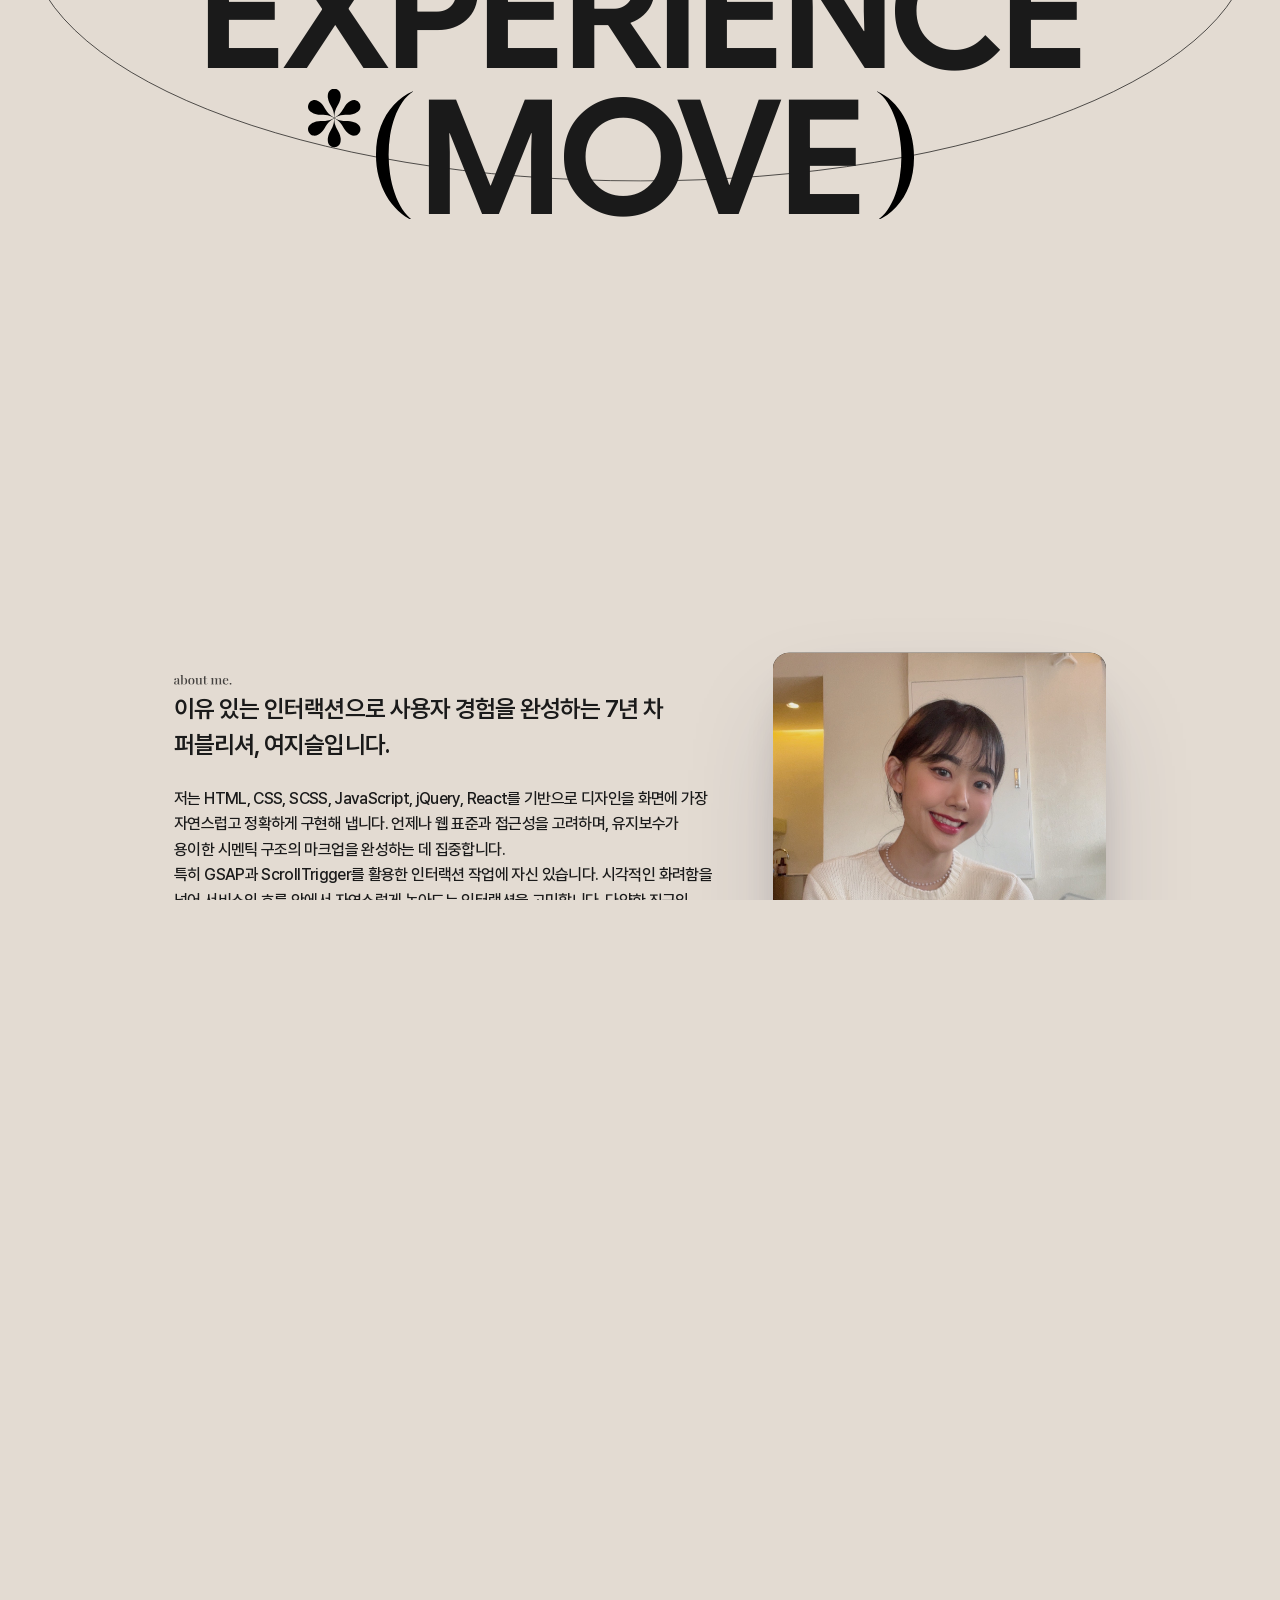
<file: html/index.html>
<!doctype html>
<html lang="ko">
  <head>
    <meta charset="UTF-8" />
    <meta http-equiv="X-UA-Compatible" content="IE=edge" />
    <meta name="viewport" content="width=device-width, initial-scale=1.0" />
    <title>여지슬 portfolio 2026</title>
    <link rel="shortcut icon" href="../common/images/favicon.ico" />
    <link rel="stylesheet" type="text/css" href="../common/css/reset.css" media="all" />
    <link rel="stylesheet" type="text/css" href="../common/css/style.css" media="all" />
    <script src="../common/js/jquery-1.12.4.min.js"></script>
    <script src="../common/js/swiper.min.js"></script>
    <script src="../common/js/common.js"></script>
    <script src="../common/js/gsap3.13.min.js"></script>
    <script src="../common/js/ScrollTrigger3.13.min.js"></script>
    <script src="../common/js/ScrollSmoother.min.js"></script>
  </head>

  <body>
    <div id="smooth-wrapper">
      <main id="smooth-content" class="main">
        <header class="header">
          <p class="year"></p>
          <p class="portfolio"></p>
        </header>

        <section class="intro">
          <div class="ellipse-wrap">
            <svg class="ellipse" viewBox="0 0 1840 735" xmlns="http://www.w3.org/2000/svg">
              <ellipse class="path" cx="920" cy="367.5" rx="920" ry="367.5" />
            </svg>
          </div>
          <div class="txt">
            <div><p>CREATE</p></div>
            <div><p>THE WAY</p></div>
            <div><p>EXPERIENCE</p></div>
            <div>
              <p><span>MOVE</span><span></span></p>
            </div>
          </div>
        </section>

        <section class="about">
          <div class="txt-pack">
            <p class="p1 scroll-motion"><img src="../common/images/main-s-tit-about.svg" alt="" /></p>
            <p class="p2 scroll-motion">이유 있는 인터랙션으로 사용자 경험을 완성하는 7년 차 퍼블리셔, 여지슬입니다.</p>
            <p class="p3 scroll-motion">
              저는 HTML, CSS, SCSS, JavaScript, jQuery, React를 기반으로 디자인을 화면에 가장 자연스럽고 정확하게 구현해 냅니다. 언제나 웹 표준과 접근성을 고려하며, 유지보수가 용이한 시멘틱 구조의
              마크업을 완성하는 데 집중합니다.<br />
              특히 GSAP과 ScrollTrigger를 활용한 인터랙션 작업에 자신 있습니다. 시각적인 화려함을 넘어 서비스의 흐름 안에서 자연스럽게 녹아드는 인터랙션을 고민합니다. 다양한 직군의 동료들과 즐겁게
              소통하고 협업할 때 가장 큰 시너지를 내며, 언제나 맡은 역할 그 이상의 좋은 결과를 만들어가고자 노력합니다.
            </p>
          </div>
          <figure class="img scroll-motion"><img src="../common/images/project/my-img.jpg" alt="" /></figure>
        </section>

        <section class="project pin-area">
          <div class="txt-pack">
            <p class="p1"><img src="../common/images/main-s-tit-project.svg" alt="" /></p>
            <p class="p2">주요 프로젝트를 소개할게요</p>
            <p class="p3">
              다양한 산업군의 브랜드·기업 웹사이트 프로젝트를 진행하며 PL 역할, 일정 관리, 현업 및 타 팀과의 커뮤니케이션까지 함께 경험하였습니다. 사용자 흐름과 정보 구조를 기반으로 반응형 웹,
              인터랙션, 접근성 등 프로젝트 성격에 맞는 화면 구조를 구현하고자 하였습니다.
            </p>
          </div>
          <ul class="list">
            <li>
              <a href="sub-glovis.html" target="_blank">
                <div class="img"><img src="../common/images/project/hero-glovis.png" alt="" /></div>
                <div class="txt">
                  <dl class="tit">
                    <dt>현대글로비스</dt>
                    <dd>‘21. 03 ~ 04</dd>
                  </dl>
                  <div class="desc">
                    <p>PA</p>
                    <p>@현대글로비스</p>
                  </div>
                </div>
              </a>
            </li>
            <li>
              <a href="sub-recruit.ehyundai.html" target="_blank">
                <div class="img"><img src="../common/images/project/hero-ehyundai.png" alt="" /></div>
                <div class="txt">
                  <dl class="tit">
                    <dt>현대백화점그룹 채용</dt>
                    <dd>‘24. 12 ~ 25. 06</dd>
                  </dl>
                  <div class="desc">
                    <p>PL</p>
                    <p>@현대백화점그룹</p>
                  </div>
                </div>
              </a>
            </li>
            <li>
              <a href="sub-hyundai-ce.html" target="_blank">
                <div class="img"><img src="../common/images/project/hero-hyundai-ce.png" alt="" /></div>
                <div class="txt">
                  <dl class="tit">
                    <dt>현대건설기계</dt>
                    <dd>‘23. 11 ~ 24. 05</dd>
                  </dl>
                  <div class="desc">
                    <p>PA</p>
                    <p>@현대건설기계</p>
                  </div>
                </div>
              </a>
            </li>
            <li>
              <a href="sub-hillstate.html" target="_blank">
                <div class="img"><img src="../common/images/project/hero-hillstate.png" alt="" /></div>
                <div class="txt">
                  <dl class="tit">
                    <dt>힐스테이트</dt>
                    <dd>‘21. 07 ~ 12</dd>
                  </dl>
                  <div class="desc">
                    <p>PA</p>
                    <p>@현대건설 / 현대엔지니어링</p>
                  </div>
                </div>
              </a>
            </li>
            <li>
              <a href="sub-hmgdx.html" target="_blank">
                <div class="img"><img src="../common/images/project/hero-hmgdx.png" alt="" /></div>
                <div class="txt">
                  <dl class="tit">
                    <dt>HMG 드라이빙 익스피리언스</dt>
                    <dd>‘24. 03 ~ 12</dd>
                  </dl>
                  <div class="desc">
                    <p>PA</p>
                    <p>@현대자동차 HMG 드라이빙 익스피리언스</p>
                  </div>
                </div>
              </a>
            </li>
            <li>
              <a href="sub-yungjin.html" target="_blank">
                <div class="img"><img src="../common/images/project/hero-yungjin.png" alt="" /></div>
                <div class="txt">
                  <dl class="tit">
                    <dt>영진약품</dt>
                    <dd>‘25. 12 ~ 26. 06</dd>
                  </dl>
                  <div class="desc">
                    <p>PL</p>
                    <p>@영진약품</p>
                  </div>
                </div>
              </a>
            </li>
            <li>
              <a href="sub-foundation.miraeasset.html" target="_blank">
                <div class="img"><img src="../common/images/project/hero-miraeasset.png" alt="" /></div>
                <div class="txt">
                  <dl class="tit">
                    <dt>미래에셋 박현주재단</dt>
                    <dd>‘22. 01 ~ 06</dd>
                  </dl>
                  <div class="desc">
                    <p>PA</p>
                    <p>@미래에셋 박현주재단</p>
                  </div>
                </div>
              </a>
            </li>
          </ul>
        </section>

        <section class="contact">
          <div class="txt">
            <p class="p1 scroll-motion"><img src="../common/images/main-s-tit-contact.svg" alt="" /></p>
            <p class="p2 scroll-motion"><a href="mailto:zzseulxx@gmail.com">zzseulxx@gmail.com</a></p>
            <p class="p3 scroll-motion">다양한 기회를 기다리고 있습니다!</p>
          </div>
        </section>

        <section class="foot">
          <p><img src="../common/images/footer.svg" alt="design, develope by zseul" /></p>
        </section>
      </main>
    </div>
  </body>
</html>
</file>
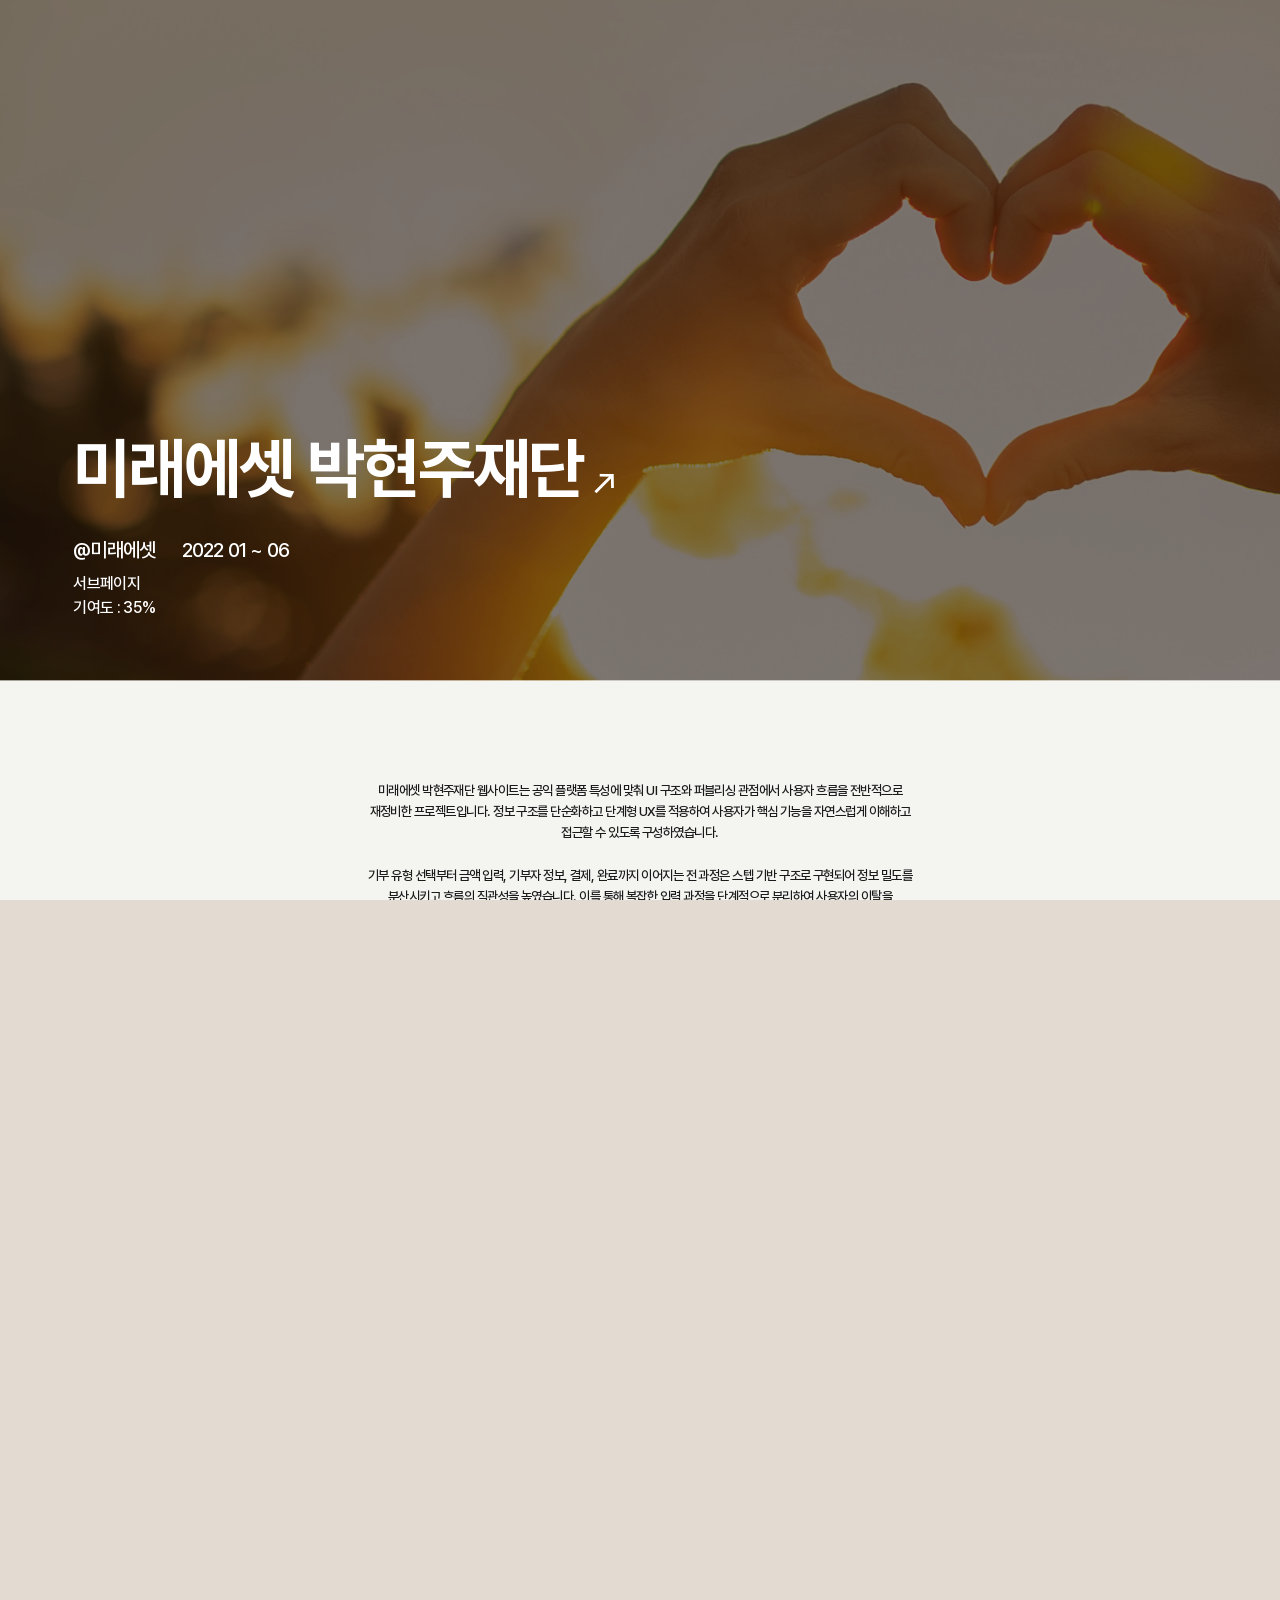
<file: html/sub-foundation.miraeasset.html>
<!doctype html>
<html lang="ko">
  <head>
    <meta charset="UTF-8" />
    <meta http-equiv="X-UA-Compatible" content="IE=edge" />
    <meta name="viewport" content="width=device-width, initial-scale=1.0" />
    <title>여지슬 portfolio 2026</title>
    <link rel="shortcut icon" href="../common/images/favicon.ico" />
    <link rel="stylesheet" type="text/css" href="../common/css/reset.css" media="all" />
    <link rel="stylesheet" type="text/css" href="../common/css/style.css" media="all" />
    <script src="../common/js/jquery-1.12.4.min.js"></script>
    <script src="../common/js/swiper.min.js"></script>
    <script src="../common/js/common.js"></script>
    <script src="../common/js/gsap3.13.min.js"></script>
    <script src="../common/js/ScrollTrigger3.13.min.js"></script>
    <script src="../common/js/ScrollSmoother.min.js"></script>
  </head>

  <body>
    <div id="smooth-wrapper">
      <div id="smooth-content" class="sub">
        <section class="hero miraeasset">
          <div class="bg"></div>
          <div class="txt-box">
            <div class="tit">
              <a href="https://foundation.miraeasset.com" target="_blank" title="새창열기">
                <span>미래에셋 박현주재단</span>
                <svg xmlns="http://www.w3.org/2000/svg" width="30" height="30" viewBox="0 0 14 14" fill="none">
                  <g clip-path="url(#clip0_2270_989)">
                    <path d="M12 2L1 13" stroke="#fff" stroke-width="2" />
                    <path d="M4 1L12.8544 1.14556L13 10" stroke="#fff" stroke-width="2" />
                  </g>
                  <defs>
                    <clipPath id="clip0_2270_989">
                      <rect width="14" height="14" fill="white" />
                    </clipPath>
                  </defs>
                </svg>
              </a>
            </div>
            <div class="info">
              <dl>
                <dt>@미래에셋</dt>
                <dd>2022 01 ~ 06</dd>
              </dl>
              <div>
                <p>서브페이지</p>
                <p>기여도 : 35%</p>
              </div>
            </div>
          </div>
        </section>
        <section class="content">
          <div class="desc scroll-motion">
            미래에셋 박현주재단 웹사이트는 공익 플랫폼 특성에 맞춰 UI 구조와 퍼블리싱 관점에서 사용자 흐름을 전반적으로 재정비한 프로젝트입니다. 정보 구조를 단순화하고 단계형 UX를 적용하여 사용자가
            핵심 기능을 자연스럽게 이해하고 접근할 수 있도록 구성하였습니다.<br /><br />
            기부 유형 선택부터 금액 입력, 기부자 정보, 결제, 완료까지 이어지는 전 과정은 스텝 기반 구조로 구현되어 정보 밀도를 분산시키고 흐름의 직관성을 높였습니다. 이를 통해 복잡한 입력 과정을
            단계적으로 분리하여 사용자의 이탈을 최소화하였습니다.
          </div>
          <ul>
            <li class="scroll-motion">
              <div>
                <img src="../common/images/project/main-pc-miraeasset.png" alt="" />
              </div>
              <div>
                <img src="../common/images/project/main-mo-miraeasset.png" alt="" />
              </div>
            </li>
            <li class="scroll-motion">
              <div>
                <img src="../common/images/project/sub-pc-miraeasset.png" alt="" />
              </div>
              <div>
                <img src="../common/images/project/sub-mo-miraeasset.png" alt="" />
              </div>
            </li>
          </ul>
        </section>

        <section class="foot">
          <p><img src="../common/images/footer.svg" alt="design, develope by zseul" /></p>
        </section>
      </div>
    </div>
  </body>
</html>
</file>
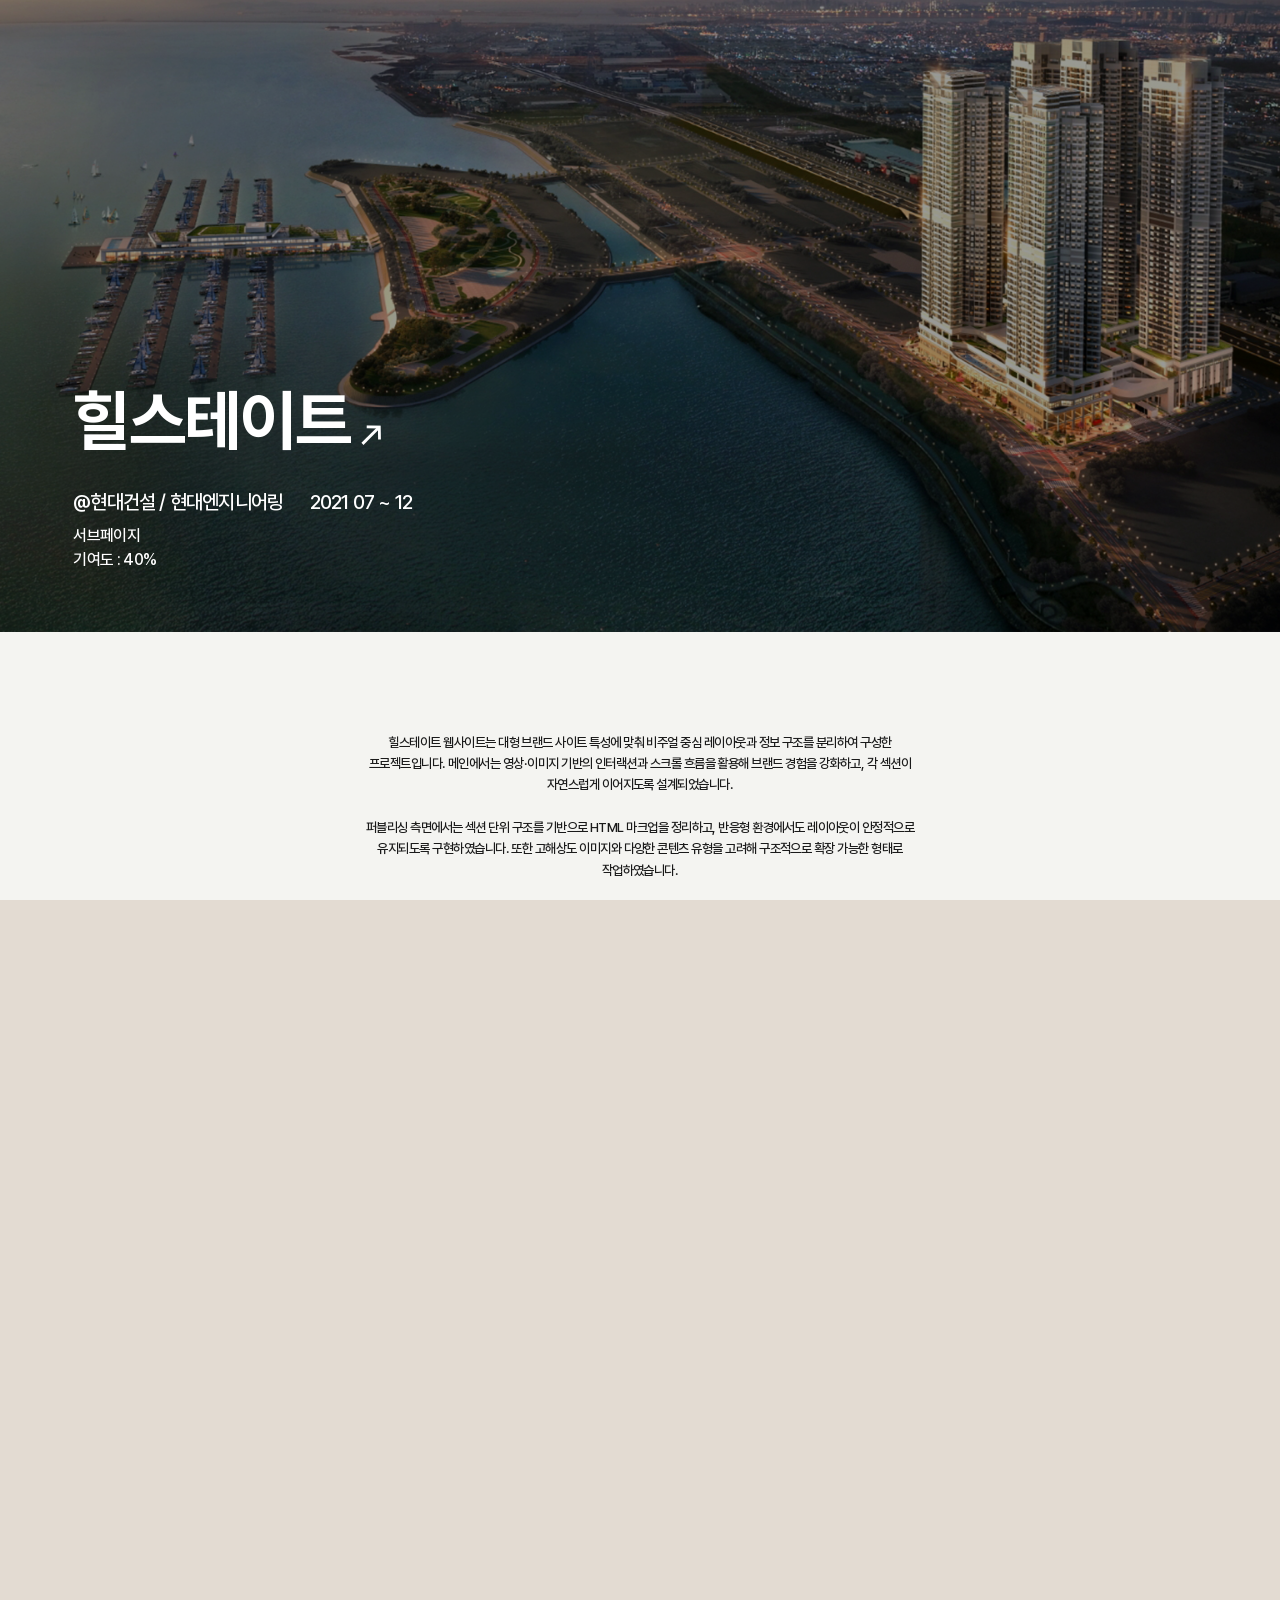
<file: html/sub-hillstate.html>
<!doctype html>
<html lang="ko">
  <head>
    <meta charset="UTF-8" />
    <meta http-equiv="X-UA-Compatible" content="IE=edge" />
    <meta name="viewport" content="width=device-width, initial-scale=1.0" />
    <title>여지슬 portfolio 2026</title>
    <link rel="shortcut icon" href="../common/images/favicon.ico" />
    <link rel="stylesheet" type="text/css" href="../common/css/reset.css" media="all" />
    <link rel="stylesheet" type="text/css" href="../common/css/style.css" media="all" />
    <script src="../common/js/jquery-1.12.4.min.js"></script>
    <script src="../common/js/swiper.min.js"></script>
    <script src="../common/js/common.js"></script>
    <script src="../common/js/gsap3.13.min.js"></script>
    <script src="../common/js/ScrollTrigger3.13.min.js"></script>
    <script src="../common/js/ScrollSmoother.min.js"></script>
  </head>

  <body>
    <div id="smooth-wrapper">
      <div id="smooth-content" class="sub">
        <section class="hero hillstate">
          <div class="bg"></div>
          <div class="txt-box">
            <div class="tit">
              <a href="https://www.hillstate.co.kr" target="_blank" title="새창열기">
                <span>힐스테이트</span>
                <svg xmlns="http://www.w3.org/2000/svg" width="30" height="30" viewBox="0 0 14 14" fill="none">
                  <g clip-path="url(#clip0_2270_989)">
                    <path d="M12 2L1 13" stroke="#fff" stroke-width="2" />
                    <path d="M4 1L12.8544 1.14556L13 10" stroke="#fff" stroke-width="2" />
                  </g>
                  <defs>
                    <clipPath id="clip0_2270_989">
                      <rect width="14" height="14" fill="white" />
                    </clipPath>
                  </defs>
                </svg>
              </a>
            </div>
            <div class="info">
              <dl>
                <dt>@현대건설 / 현대엔지니어링</dt>
                <dd>2021 07 ~ 12</dd>
              </dl>
              <div>
                <p>서브페이지</p>
                <p>기여도 : 40%</p>
              </div>
            </div>
          </div>
        </section>
        <section class="content">
          <div class="desc scroll-motion">
            힐스테이트 웹사이트는 대형 브랜드 사이트 특성에 맞춰 비주얼 중심 레이아웃과 정보 구조를 분리하여 구성한 프로젝트입니다. 메인에서는 영상·이미지 기반의 인터랙션과 스크롤 흐름을 활용해 브랜드
            경험을 강화하고, 각 섹션이 자연스럽게 이어지도록 설계되었습니다.<br /><br />

            퍼블리싱 측면에서는 섹션 단위 구조를 기반으로 HTML 마크업을 정리하고, 반응형 환경에서도 레이아웃이 안정적으로 유지되도록 구현하였습니다. 또한 고해상도 이미지와 다양한 콘텐츠 유형을 고려해
            구조적으로 확장 가능한 형태로 작업하였습니다.
          </div>
          <ul>
            <li class="scroll-motion">
              <div>
                <img src="../common/images/project/main-pc-hillstate.png" alt="" />
              </div>
              <div>
                <img src="../common/images/project/main-mo-hillstate.png" alt="" />
              </div>
            </li>
            <li class="scroll-motion">
              <div>
                <img src="../common/images/project/sub-pc-hillstate.png" alt="" />
              </div>
              <div>
                <img src="../common/images/project/sub-mo-hillstate.png" alt="" />
              </div>
            </li>
          </ul>
        </section>
        <section class="foot">
          <p><img src="../common/images/footer.svg" alt="design, develope by zseul" /></p>
        </section>
      </div>
    </div>
  </body>
</html>
</file>
<file: common/css/style.css>
.scroll-motion {opacity: 0; transform: translateY(100rem); transition-duration: .7s;}
.scroll-motion.active {opacity: 1 !important; transform: translateY(0) !important;}

.main {width: 100%; overflow-x: hidden !important;}
.header {display: flex; justify-content: space-between; width: calc(100% - 36rem); position: absolute; top: 18rem; left: 18rem; z-index: 20;}
.header .year {width: 70rem; height: 23rem; background: url("../images/intro-2026.svg") no-repeat; background-size: contain;}
.header .portfolio {width: 124rem; height: 33rem; background: url("../images/intro-portfolio.svg") no-repeat; background-size: contain;}

.main .intro {width: 100%; height: 100vh; display: flex; align-items: center; justify-content: center;}
.main .intro .txt {font-size: 240rem; line-height: 90%; font-family: "GoogleSansFlex_SemiBold", sans-serif; text-align: center; display: flex; flex-direction: column; align-items: center;}
.main .intro .txt div {overflow: hidden; width: max-content; position: relative;}
.main .intro .txt div p {transform: translateY(300rem); position: relative;}
.main .intro .txt div:last-of-type p {width: 998rem; height: 198rem;}
.main .intro .txt div:last-of-type p span:last-of-type {width: 910rem; height: 198rem; display: block; background: url("../images/intro-obj1.svg") no-repeat; background-size: contain; position: absolute; bottom: 0;}
.main .intro .ellipse-wrap { position: absolute; width: 1840rem; height: 735rem; display: flex; align-items: center; justify-content: center;}
.main .intro .ellipse {width: 100%; height: 100%;}
.main .intro .path {fill: none; stroke: #000; stroke-width: 1; stroke-dasharray: 6000; stroke-dashoffset: 6000;}

.main .about {display: flex; width: 100%; height: 100%; padding: 400rem 0; justify-content: center; align-items: center; gap: 80rem;}
.main .about .txt-pack {width: 820rem;}
.main .about .txt-pack .p1 {width: 87rem;}
.txt-pack .p1 img {width: 100%;}
.main .about .txt-pack .p2 {font-size: 36rem; line-height: 150%; font-family: "Pretendard-SemiBold"; margin-bottom: 35rem; transition-delay: .2s;}
.main .about .txt-pack .p3 {font-size: 24rem; line-height: 160%; font-family: "Pretendard-Medium"; transition-delay: .3s;}
.main .about .img {width: 500rem; aspect-ratio: 1 / 1; background: #000; border-radius: 24rem; transition-delay: .4s; box-shadow: rgba(50, 50, 93, 0.25) 0px 50px 100px -20px, rgba(0, 0, 0, 0.2) 0px 20px 50px -20px; overflow: hidden;}
.main .about .img img {width: 100%; height: 100%; object-fit: cover;}

.main .project {display: flex; gap: 176rem; width: 100%; height: 100vh; overflow: hidden;}
.main .project .list {width: 1018rem; display: grid; grid-template-columns: 1fr 1fr; gap: 80rem 118rem; margin-left: 80rem; padding-top: 100rem;}
.main .project .list li a {width: 450rem; display: flex; flex-direction: column; gap: 20rem;}
.main .project .list li:nth-of-type(even) {transform: translateY(215rem);}
.main .project .list li .img {width: 450rem; height: 450rem; border-radius: 16rem; overflow: hidden; transition-duration: .5s;}
.main .project .list li .img img {width: 100%; height: 100%; object-fit: cover;}
.main .project .list li a:hover .img {transform: translateY(-8rem); box-shadow: 0 30rem 80rem rgba(0, 0, 0, 0.12);}
.main .project .list li .txt {display: flex; flex-direction: column; gap: 6rem;}
.main .project .list li .txt .tit {display: flex; gap: 12rem;}
.main .project .list li .txt .tit dt {font-size: 32rem; line-height: 150%; font-family: "Pretendard-Bold";}
.main .project .list li .txt .tit dd {font-size: 16rem; line-height: 150%; font-family: "Pretendard-Bold"; opacity: .5; transform: translateY(6rem);}
.main .project .list li .txt .desc {display: flex; justify-content: space-between;}
.main .project .list li .txt .desc p {font-size: 24rem; line-height: 150%; font-family: "Pretendard-Medium"; opacity: .5;}
.main .project .list li .txt .desc p + p {font-size: 20rem; line-height: 150%; font-family: "Pretendard-Medium"; opacity: .5;}
.main .project .txt-pack {text-align: right; position: absolute; transform: translateY(-50%); top: 50%; right: 80rem; width: 520rem;}
.main .project .txt-pack .p1 {width: 100rem; margin-left: auto; opacity: 0; transform: translateY(50rem);}
.main .project .txt-pack .p2 {font-size: 40rem; line-height: 150%; font-family: "Pretendard-Bold"; margin-bottom: 12rem; opacity: 0; transform: translateY(70rem);}
.main .project .txt-pack .p3 {font-size: 20rem; line-height: 150%; font-family: "Pretendard-Regular"; opacity: 0; transform: translateY(100rem);}

.main .contact {padding: 300rem 0; width: max-content; margin: 0 auto;}
.main .contact > div {position: relative;}
.main .contact .p1 {position: absolute; top: 50rem; width: 102rem;}
.main .contact .p2 {font-size: 160rem; font-family: "GoogleSansFlex_SemiBold", sans-serif; line-height: 150%; transition-delay: .2s;}
.main .contact .p2 a:hover {background: linear-gradient(90deg, #000, #666, #000); background-size: 200% 100%;-webkit-background-clip: text; -webkit-text-fill-color: transparent; animation: shine 1.2s linear infinite;}
@keyframes shine {
  0% { background-position: 0% 0; }
  100% { background-position: 200% 0; }
}
.main .contact .p3 {font-size: 24rem; line-height: 150%; font-family: "Pretendard-SemiBold"; margin-top: -20rem; transition-delay: .3s;}

.foot {width: 225rem; margin: 0 auto; padding-bottom: 20rem;}
.foot img {width: 100%;}


.sub {width: 100%; background: #F4F4F1;}
.sub .hero {width: 100%; height: 100vh; position: relative;}
.sub .hero .txt-box {position: absolute; left: 110rem; bottom: 90rem; display: flex; flex-direction: column; gap: 40rem; color: #fff;}
.sub .hero .txt-box .tit {opacity: 0; transform: translateY(100rem);}
.sub .hero .txt-box .tit a {display: flex; align-items: flex-end; gap: 16rem;}
.sub .hero .txt-box .tit span {font-size: 100rem; font-family: "Pretendard-Bold"; line-height: 120%; position: relative;}
.sub .hero .txt-box .tit svg {transform: translateY(-16rem); width: 30rem;}
.sub .hero .txt-box .tit span::after {content: ""; position: absolute; left: 0; bottom: 10rem; width: 100%; height: 30rem; background: #fff; transform: scaleX(0); transform-origin: left; transition: transform 0.4s ease; opacity: 0.4;}
.sub .hero .txt-box .tit a:hover span::after {transform: scaleX(1);}
.sub .hero .txt-box .info {display: flex; flex-direction: column; gap: 10rem; opacity: 0; transform: translateY(100rem);}
.sub .hero .txt-box .info dl {display: flex; gap: 40rem; font-size: 30rem; font-family: "Pretendard-Medium"; line-height: 150%;}
.sub .hero .txt-box .info div {display: flex; flex-direction: column; font-size: 24rem; font-family: "Pretendard-Medium"; line-height: 150%;}

.sub .content {width: 840rem; margin: 0 auto; padding: 150rem 0; display: flex; flex-direction: column; gap: 80rem; align-items: center;}
.sub .content .desc {width: 100%; font-size: 20rem; font-family: "Pretendard-Medium"; line-height: 160%; text-align: center;}
.sub .content ul {width: 100%; display: flex; flex-direction: column; gap: 60rem;}
.sub .content ul li {display: flex; justify-content: center; gap: 60rem;}
.sub .content ul li div:first-of-type {width: 600rem;}
.sub .content ul li div + div {width: 160rem;}
.sub .content ul li div img {width: 100%; box-shadow: rgba(0, 0, 0, 0.2) 0px 20px 30px;}

.sub .hero .bg {position: relative;}
.sub .hero .bg::after {content: ""; width: 100%; height: 100%; display: block; background: rgba(0, 0, 0, 0.4); position: absolute; top: 0; left: 0;}
.sub .hero.miraeasset .bg {position: absolute; inset: 0; background: url("../images/project/hero-miraeasset.png") no-repeat; background-size: cover; background-position: center; transform: scale(1.2);}
.sub .hero.hillstate .bg {position: absolute; inset: 0; background: url("../images/project/hero-hillstate.png") no-repeat; background-size: cover; background-position: center; transform: scale(1.2);}
.sub .hero.hmgdx .bg {position: absolute; inset: 0; background: url("../images/project/hero-hmgdx.png") no-repeat; background-size: cover; background-position: center; transform: scale(1.2);}
.sub .hero.hyundai-ce .bg {position: absolute; inset: 0; background: url("../images/project/hero-hyundai-ce.png") no-repeat; background-size: cover; background-position: center; transform: scale(1.2);}
.sub .hero.glovis .bg {position: absolute; inset: 0; background: url("../images/project/hero-glovis.png") no-repeat; background-size: cover; background-position: center; transform: scale(1.2);}
.sub .hero.glovis .bg::after {display: none;}
.sub .hero.ehyundai .bg {position: absolute; inset: 0; background: url("../images/project/hero-ehyundai.png") no-repeat; background-size: cover; background-position: center; transform: scale(1.2);}
.sub .hero.yungjin .bg {position: absolute; inset: 0; background: url("../images/project/hero-yungjin.png") no-repeat; background-size: cover; background-position: center; transform: scale(1.2);}


/* ============================ 모바일 (1024 이하 단일 분기) ============================ */
@media screen and (max-width: 1024px) {
  /* 헤더 */
  .header {width: calc(100% - 48rem); left: 24rem; top: 16rem;}
  .header .year {width: 50rem;}
  .header .portfolio {width: 80rem;}
  .header img {width: 100%;}

  /* 인트로 */
  .main .intro .txt {font-size: 60rem; gap: 8rem;}
  .main .intro .txt div:last-of-type p {width: 248rem; height: 55rem;}
  .main .intro .txt div:last-of-type p span:last-of-type {width: 222rem; height: 50rem; transform: translateY(-5rem) translateX(1rem);}
  .main .intro .ellipse-wrap {width: 420rem; height: 195rem;}

  /* 어바웃 */
  .main .about {flex-direction: column; padding: 100rem 24rem; gap: 24rem;}
  .main .about .txt-pack {width: 100%;}
  .main .about .txt-pack .p1 {width: 64rem;}
  .main .about .txt-pack .p2 {font-size: 22rem; line-height: 150%; font-family: "Pretendard-Bold"; margin-bottom: 10rem;}
  .main .about .txt-pack .p3 {font-size: 15rem;}
  .main .about .txt-pack .p3 br {display: none;}
  .main .about .img {width: 100%; max-width: 300rem; margin: 0 auto;}

  /* 프로젝트 */
  .main .project {flex-direction: column; height: auto; gap: 36rem; width: calc(100% - 48rem); margin: 0 auto;}
  .main .project .txt-pack {position: unset; transform: unset; text-align: left; width: 100%;}
  .main .project .txt-pack .p1 {width: 80rem; margin-left: unset;}
  .main .project .txt-pack .p2 {font-size: 24rem;}
  .main .project .txt-pack .p3 {font-size: 15rem; font-family: "Pretendard-Medium";}
  .main .project .txt-pack .p3 br {display: none;}
  .main .project .list {width: 100%; display: flex; flex-direction: column; gap: 32rem; margin-left: 0; padding-top: 0;}
  .main .project .list li:nth-of-type(even) {transform: translateY(100rem);}
  .main .project .list li a {width: 100%;}
  .main .project .list li .img {width: 100%; height: 300rem;}
  .main .project .list li .txt .tit dt {font-size: 20rem;}
  .main .project .list li .txt .tit dd {font-size: 13rem;}
  .main .project .list li .txt .desc p {font-size: 15rem;}
  .main .project .list li .txt .desc p + p {font-size: 13rem;}

  /* 컨택트 */
  .main .contact {padding: 120rem 24rem;}
  .main .contact .p1 {width: 64rem; top: -4rem;}
  .main .contact .p1 img {width: 100%;}
  .main .contact .p2 {font-size: 28rem;}
  .main .contact .p2 a {background: linear-gradient(90deg, #000, #666, #000); background-size: 200% 100%; -webkit-background-clip: text; -webkit-text-fill-color: transparent; animation: shine 1.2s linear infinite;}
  .main .contact .p3 {font-size: 15rem; margin-top: 0;}

  .foot {width: 150rem;}

  /* 서브 히어로 */
  .sub .hero {height: 50vh;}
  .sub .hero .txt-box {left: 24rem; bottom: 40rem; gap: 16rem;}
  .sub .hero .txt-box .tit {gap: 10rem;}
  .sub .hero .txt-box .tit span {font-size: 28rem;}
  .sub .hero .txt-box .tit svg {transform: translateY(-4rem); width: 18rem;}
  .sub .hero .txt-box .info dl {flex-direction: column; gap: 0; font-size: 16rem;}
  .sub .hero .txt-box .info div {font-size: 14rem;}

  /* 서브 콘텐츠 */
  .sub .content {width: calc(100% - 48rem); padding: 80rem 0; gap: 40rem;}
  .sub .content .desc {font-size: 15rem;}
  .sub .content ul {gap: 32rem;}
  .sub .content ul li {flex-direction: column; gap: 20rem; align-items: center;}
  .sub .content ul li div:first-of-type {width: 100%;}
  .sub .content ul li div + div {width: 60%;}
}
</file>
